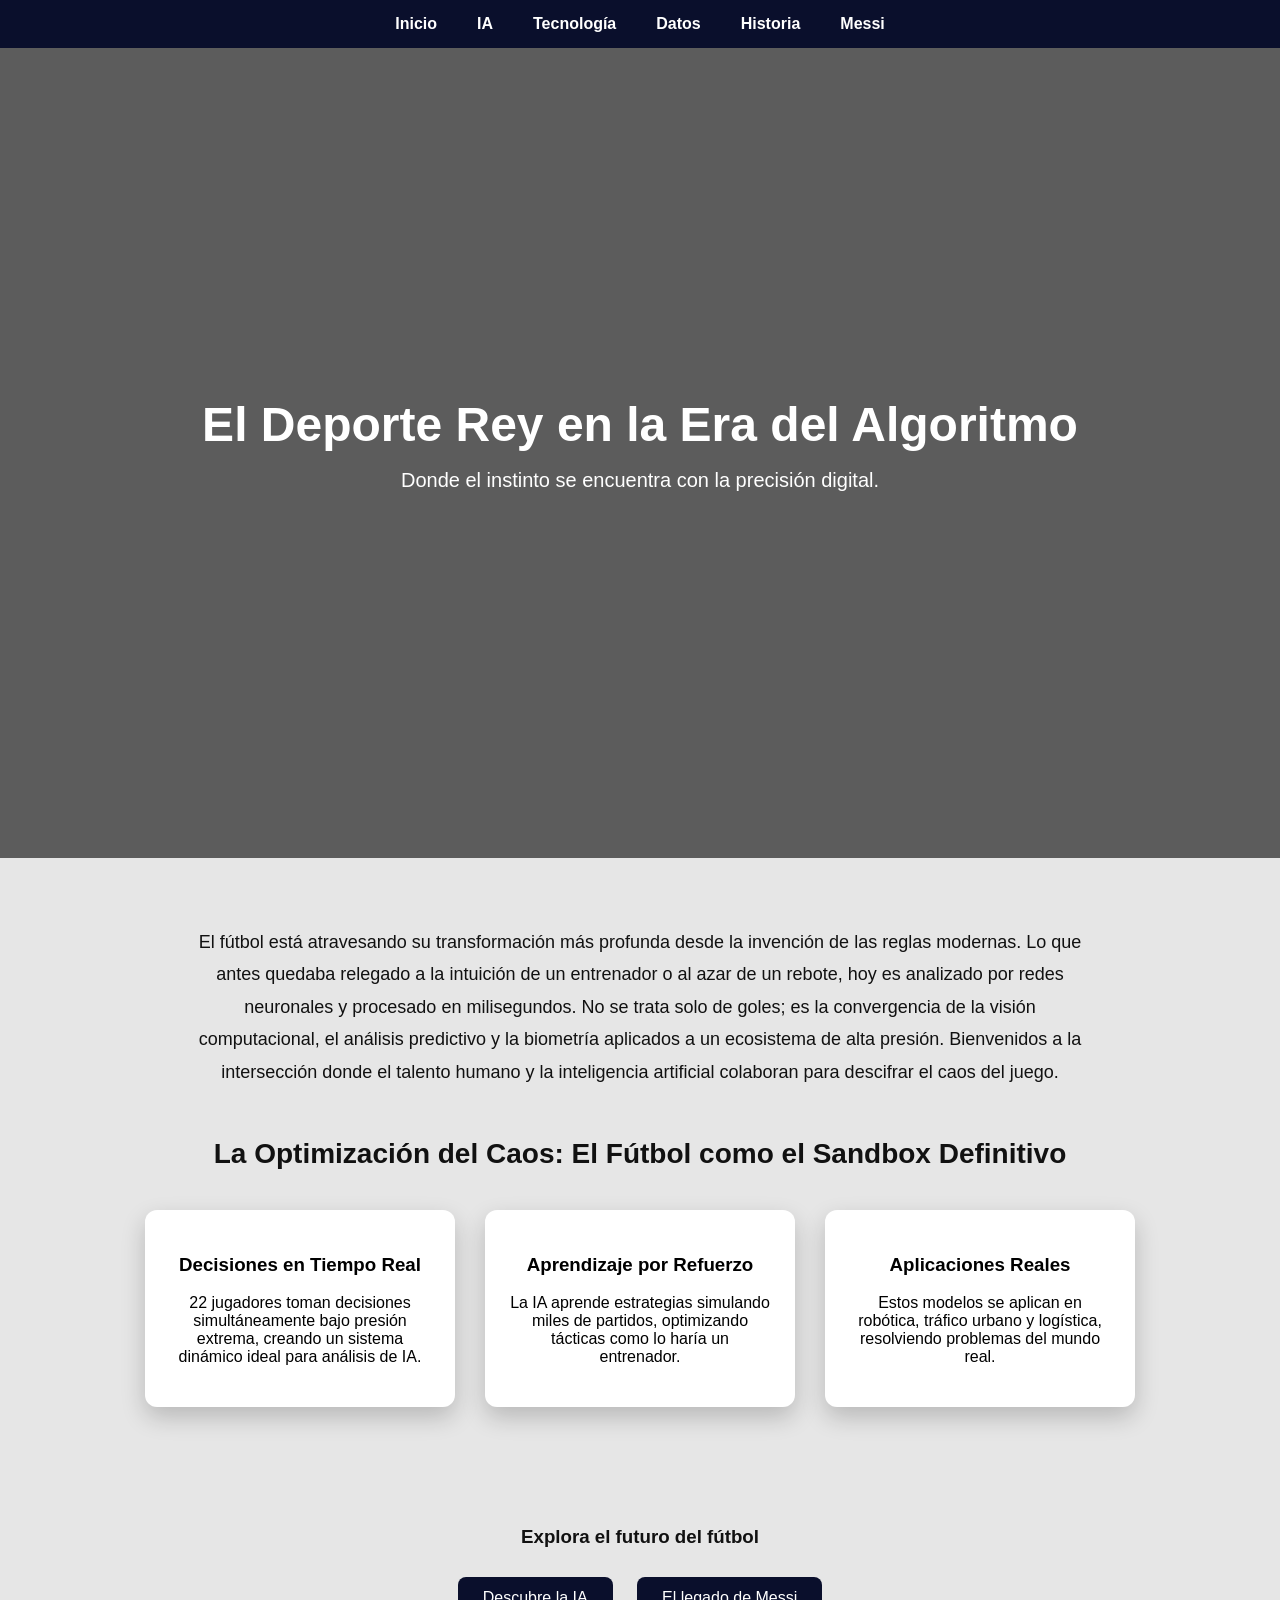
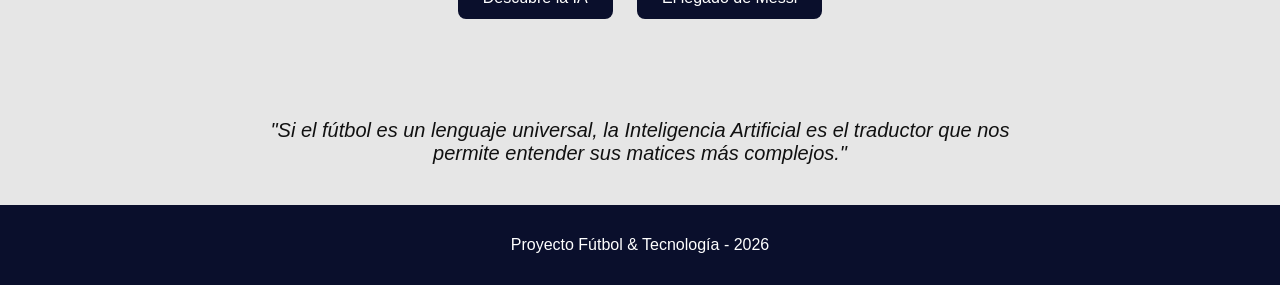
<file: index.html>
<!DOCTYPE html>
<html lang="es">

<head>
    <meta charset="UTF-8">
    <title>Fútbol y Tecnología</title>
    <link rel="stylesheet" href="styles.css">
</head>

<body>

    <nav>
        <a href="index.html">Inicio</a>
        <a href="ia-futbol.html">IA</a>
        <a href="tecnologia.html">Tecnología</a>
        <a href="datos.html">Datos</a>
        <a href="historia.html">Historia</a>
        <a href="messi.html">Messi</a>
    </nav>
    <section class="hero">
        <h1>El Deporte Rey en la Era del Algoritmo</h1>
        <h2>Donde el instinto se encuentra con la precisión digital.</h2>
    </section>
    <section class="contenido">
        <div class="bloque-texto">
            <p>
                El fútbol está atravesando su transformación más profunda desde la invención de las reglas modernas.
                Lo que antes quedaba relegado a la intuición de un entrenador o al azar de un rebote, hoy es analizado
                por redes neuronales y procesado en milisegundos. No se trata solo de goles; es la convergencia de la
                visión computacional, el análisis predictivo y la biometría aplicados a un ecosistema de alta presión.
                Bienvenidos a la intersección donde el talento humano y la inteligencia artificial colaboran para
                descifrar el caos del juego.
            </p>
        </div>
        <h2 class="subtitulo">La Optimización del Caos: El Fútbol como el Sandbox Definitivo</h2>
        <div class="grid">
            <div class="card">
                <h3>Decisiones en Tiempo Real</h3>
                <p>
                    22 jugadores toman decisiones simultáneamente bajo presión extrema, creando un sistema dinámico
                    ideal para análisis de IA.
                </p>
            </div>
            <div class="card">
                <h3>Aprendizaje por Refuerzo</h3>
                <p>
                    La IA aprende estrategias simulando miles de partidos, optimizando tácticas como lo haría un
                    entrenador.
                </p>
            </div>
            <div class="card">
                <h3>Aplicaciones Reales</h3>
                <p>
                    Estos modelos se aplican en robótica, tráfico urbano y logística, resolviendo problemas del mundo
                    real.
                </p>
            </div>
        </div>
    </section>
    <section class="acciones">
        <h3>Explora el futuro del fútbol</h3>
        <a href="ia-futbol.html" class="btn">Descubre la IA</a>
        <a href="messi.html" class="btn">El legado de Messi</a>
    </section>
    <div class="frase">
        "Si el fútbol es un lenguaje universal, la Inteligencia Artificial es el traductor
        que nos permite entender sus matices más complejos."
    </div>
    <footer>
        <p>Proyecto Fútbol & Tecnología - 2026</p>
    </footer>

</body>

</html>
</file>
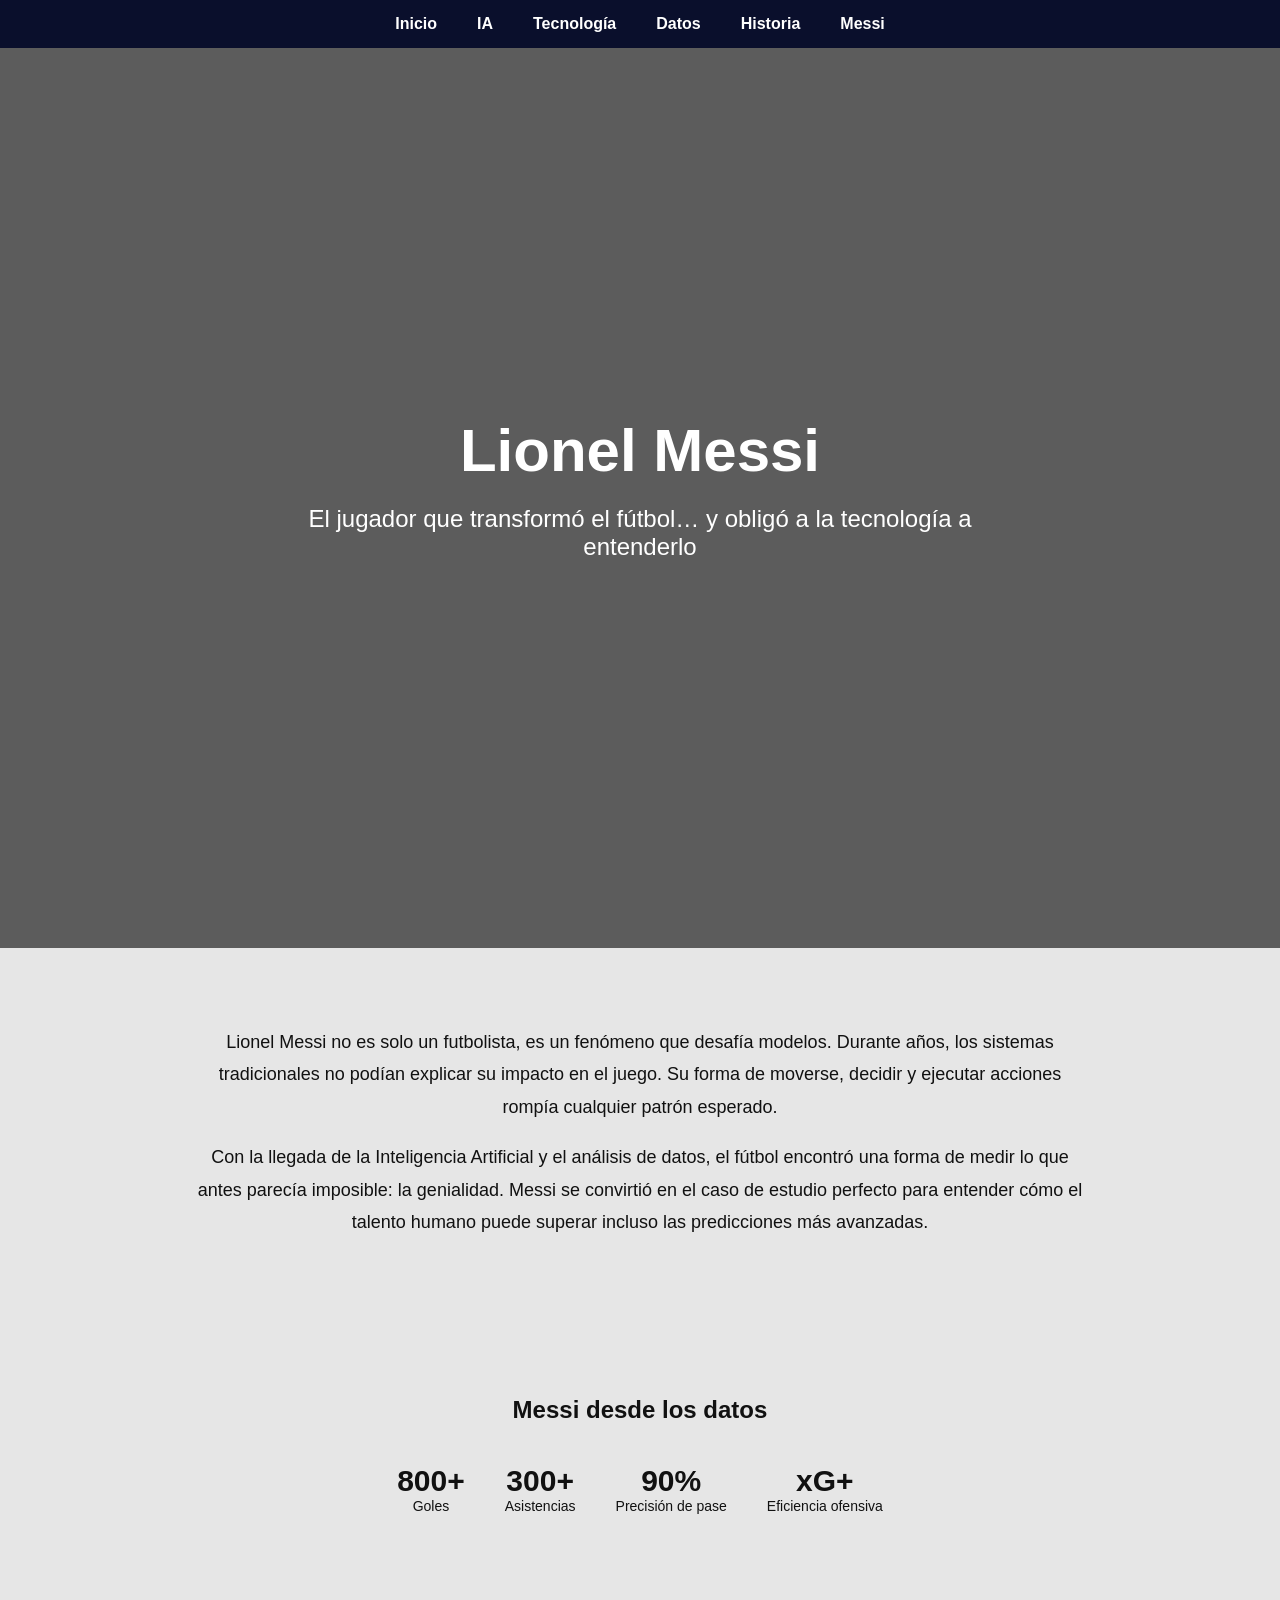
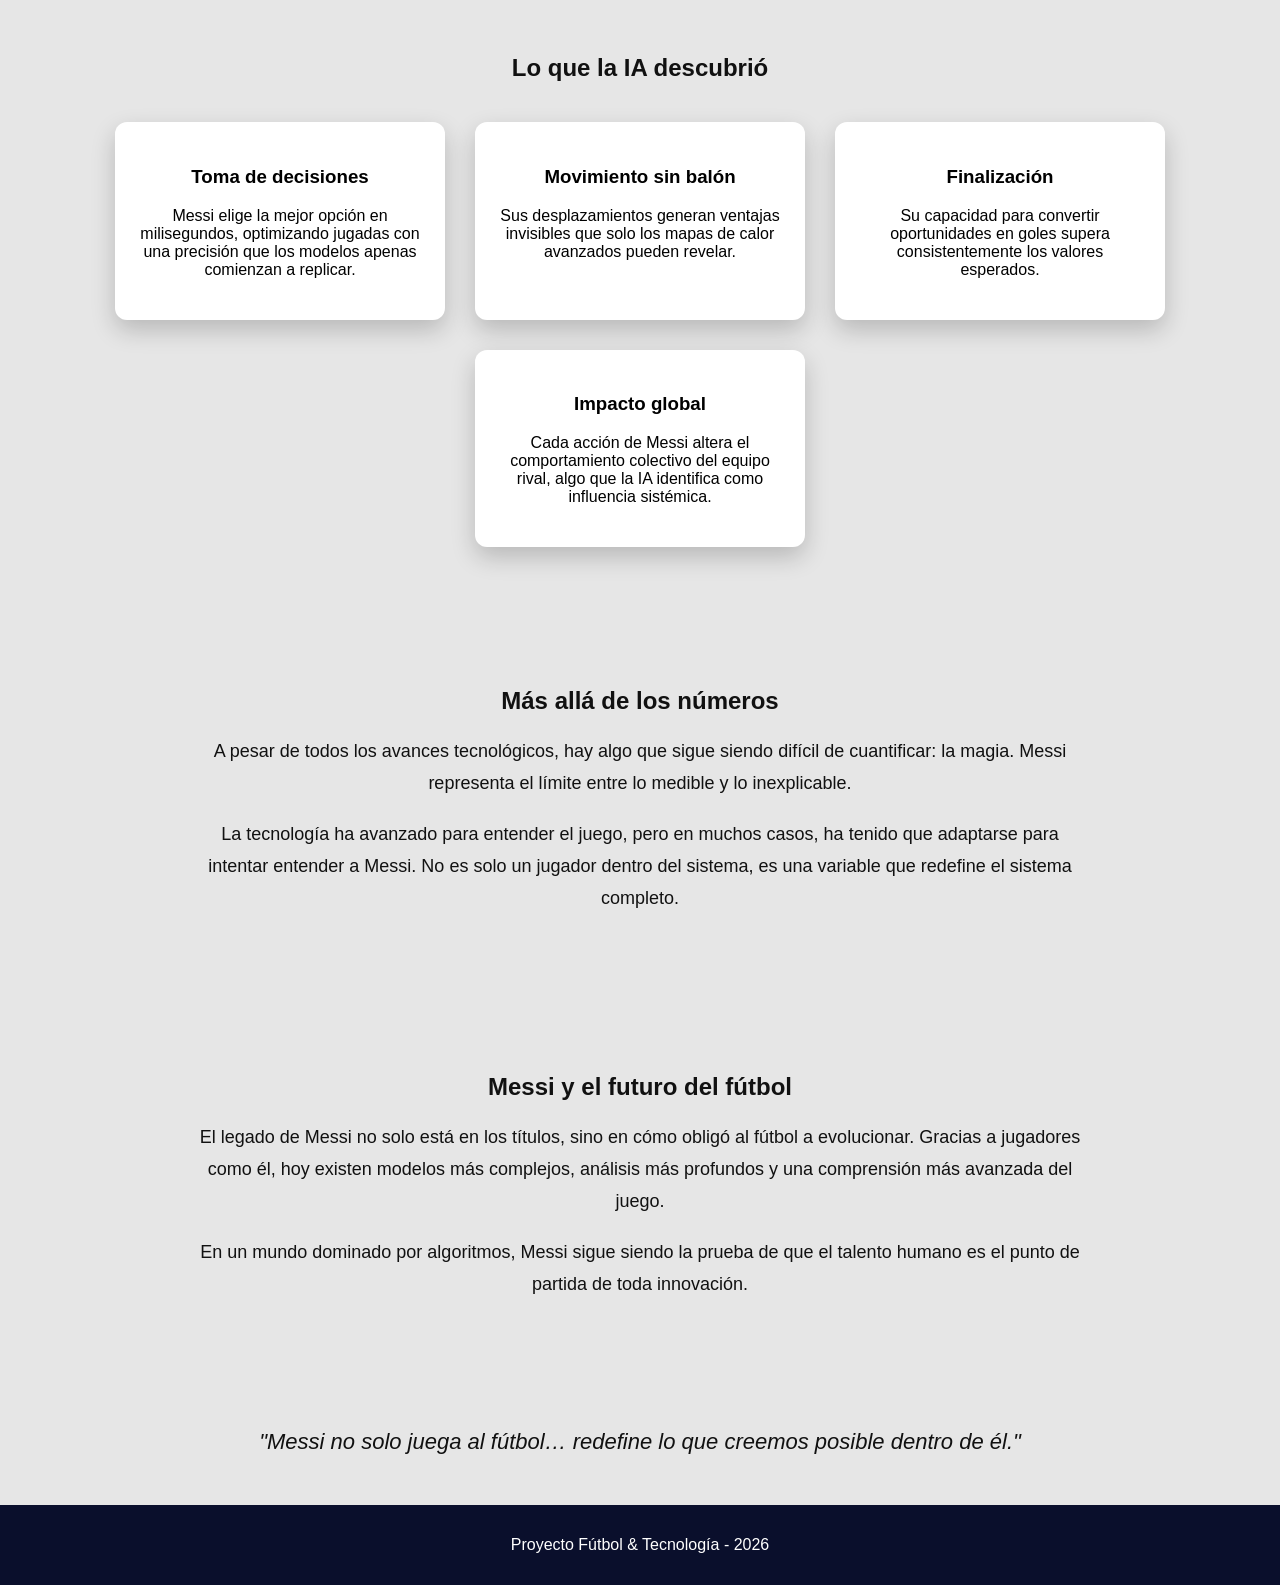
<file: messi.html>
<!DOCTYPE html>
<html lang="es">
<head>
<meta charset="UTF-8">
<title>Lionel Messi</title>
<link rel="stylesheet" href="styles.css">
<style>
.hero-messi {
  height: 100vh;
  background: linear-gradient(rgba(0,0,0,0.6), rgba(0,0,0,0.6)), url('https://wallpapercave.com/wp/wp11914222.jpg') center/cover;
  display: flex;
  flex-direction: column;
  justify-content: center;
  align-items: center;
  color: white;
  text-align: center;
}
.hero-messi h1 {
  font-size: 60px;
  margin: 0;
}
.hero-messi h2 {
  font-weight: 300;
  width: 60%;
}
.seccion {
  padding: 60px 20px;
  text-align: center;
}
.bloque {
  max-width: 900px;
  margin: auto;
  line-height: 1.8;
  font-size: 18px;
}
.grid-messi {
  display: flex;
  flex-wrap: wrap;
  justify-content: center;
  gap: 30px;
  margin-top: 40px;
}
.card-messi {
  background: white;
  color: black;
  width: 280px;
  padding: 25px;
  border-radius: 12px;
  box-shadow: 0 10px 25px rgba(0,0,0,0.2);
}
.estadisticas {
  display: flex;
  justify-content: center;
  gap: 40px;
  flex-wrap: wrap;
  margin-top: 40px;
}
.stat {
  font-size: 30px;
  font-weight: bold;
}
.stat span {
  display: block;
  font-size: 14px;
  font-weight: normal;
}
.animacion {
  opacity: 0;
  transform: translateY(40px);
  animation: aparecer 1s forwards;
}
.animacion:nth-child(2){animation-delay:0.3s;}
.animacion:nth-child(3){animation-delay:0.6s;}
.animacion:nth-child(4){animation-delay:0.9s;}
@keyframes aparecer {
  to {
    opacity: 1;
    transform: translateY(0);
  }
}
.frase-final {
  font-size: 22px;
  font-style: italic;
  padding: 50px;
  max-width: 800px;
  margin: auto;
  text-align: center;
}
</style>
</head>

<body>

<nav>
  <a href="index.html">Inicio</a>
  <a href="ia-futbol.html">IA</a>
  <a href="tecnologia.html">Tecnología</a>
  <a href="datos.html">Datos</a>
  <a href="historia.html">Historia</a>
  <a href="messi.html">Messi</a>
</nav>

<section class="hero-messi">
  <h1>Lionel Messi</h1>
  <h2>El jugador que transformó el fútbol… y obligó a la tecnología a entenderlo</h2>
</section>

<section class="seccion">
  <div class="bloque">
    <p>
    Lionel Messi no es solo un futbolista, es un fenómeno que desafía modelos. Durante años,
    los sistemas tradicionales no podían explicar su impacto en el juego. Su forma de moverse,
    decidir y ejecutar acciones rompía cualquier patrón esperado.
    </p>

    <p>
    Con la llegada de la Inteligencia Artificial y el análisis de datos, el fútbol encontró
    una forma de medir lo que antes parecía imposible: la genialidad. Messi se convirtió en
    el caso de estudio perfecto para entender cómo el talento humano puede superar incluso
    las predicciones más avanzadas.
    </p>
  </div>
</section>

<section class="seccion">
  <h2>Messi desde los datos</h2>

  <div class="estadisticas">
    <div class="stat">800+<span>Goles</span></div>
    <div class="stat">300+<span>Asistencias</span></div>
    <div class="stat">90%<span>Precisión de pase</span></div>
    <div class="stat">xG+<span>Eficiencia ofensiva</span></div>
  </div>
</section>

<section class="seccion">
  <h2>Lo que la IA descubrió</h2>

  <div class="grid-messi">

    <div class="card-messi animacion">
      <h3>Toma de decisiones</h3>
      <p>
      Messi elige la mejor opción en milisegundos, optimizando jugadas con una precisión
      que los modelos apenas comienzan a replicar.
      </p>
    </div>

    <div class="card-messi animacion">
      <h3>Movimiento sin balón</h3>
      <p>
      Sus desplazamientos generan ventajas invisibles que solo los mapas de calor avanzados
      pueden revelar.
      </p>
    </div>

    <div class="card-messi animacion">
      <h3>Finalización</h3>
      <p>
      Su capacidad para convertir oportunidades en goles supera consistentemente
      los valores esperados.
      </p>
    </div>

    <div class="card-messi animacion">
      <h3>Impacto global</h3>
      <p>
      Cada acción de Messi altera el comportamiento colectivo del equipo rival,
      algo que la IA identifica como influencia sistémica.
      </p>
    </div>

  </div>
</section>

<section class="seccion">
  <h2>Más allá de los números</h2>

  <div class="bloque">

    <p>
    A pesar de todos los avances tecnológicos, hay algo que sigue siendo difícil de cuantificar:
    la magia. Messi representa el límite entre lo medible y lo inexplicable.
    </p>

    <p>
    La tecnología ha avanzado para entender el juego, pero en muchos casos, ha tenido que
    adaptarse para intentar entender a Messi. No es solo un jugador dentro del sistema,
    es una variable que redefine el sistema completo.
    </p>

  </div>
</section>

<section class="seccion">
  <h2>Messi y el futuro del fútbol</h2>

  <div class="bloque">

    <p>
    El legado de Messi no solo está en los títulos, sino en cómo obligó al fútbol a evolucionar.
    Gracias a jugadores como él, hoy existen modelos más complejos, análisis más profundos y
    una comprensión más avanzada del juego.
    </p>

    <p>
    En un mundo dominado por algoritmos, Messi sigue siendo la prueba de que el talento humano
    es el punto de partida de toda innovación.
    </p>

  </div>
</section>

<div class="frase-final">
  "Messi no solo juega al fútbol… redefine lo que creemos posible dentro de él."
</div>

<footer>
  <p>Proyecto Fútbol & Tecnología - 2026</p>
</footer>

</body>
</html>
</file>
<file: styles.css>
body {
  margin: 0;
  font-family: 'Segoe UI', Tahoma, sans-serif;
  background: #e6e6e6;
  color: #111;
}
nav {
  display: flex;
  justify-content: center;
  gap: 40px;
  background: #0a0f2c;
  padding: 15px;
}

nav a {
  color: white;
  text-decoration: none;
  font-weight: 600;
  font-size: 16px;
  transition: 0.3s;
}

nav a:hover {
  color: #00c6ff;
}
.hero {
  height: 90vh;
  background: url('https://images.unsplash.com/photo-1517927033932-b3d18e61fb3a') center/cover;
  display: flex;
  flex-direction: column;
  justify-content: center;
  align-items: center;
  text-align: center;
  position: relative;
}
.hero::before {
  content: "";
  position: absolute;
  width: 100%;
  height: 100%;
  background: rgba(0,0,0,0.6);
}
.hero h1, .hero h2 {
  position: relative;
  color: white;
}

.hero h1 {
  font-size: 48px;
  margin: 0;
}
.hero h2 {
  font-weight: 300;
  width: 60%;
  font-size: 20px;
}
.contenido {
  padding: 50px 20px;
  text-align: center;
}
.bloque-texto {
  max-width: 900px;
  margin: auto;
  font-size: 18px;
  line-height: 1.8;
}
.subtitulo {
  margin-top: 50px;
  font-size: 28px;
}
.grid {
  display: flex;
  justify-content: center;
  gap: 30px;
  margin-top: 40px;
  flex-wrap: wrap;
}
.card {
  background: white;
  color: black;
  padding: 25px;
  width: 260px;
  border-radius: 12px;
  box-shadow: 0 10px 25px rgba(0,0,0,0.2);
}

.acciones {
  text-align: center;
  padding: 50px;
}

.btn {
  display: inline-block;
  margin: 10px;
  padding: 12px 25px;
  background: #0a0f2c;
  color: white;
  text-decoration: none;
  border-radius: 8px;
  transition: 0.3s;
}
.btn:hover {
  background: #00c6ff;
  color: black;
}
.frase {
  text-align: center;
  font-size: 20px;
  font-style: italic;
  padding: 40px;
  max-width: 800px;
  margin: auto;
}
footer {
  background: #0a0f2c;
  color: white;
  text-align: center;
  padding: 15px;
}
</file>
